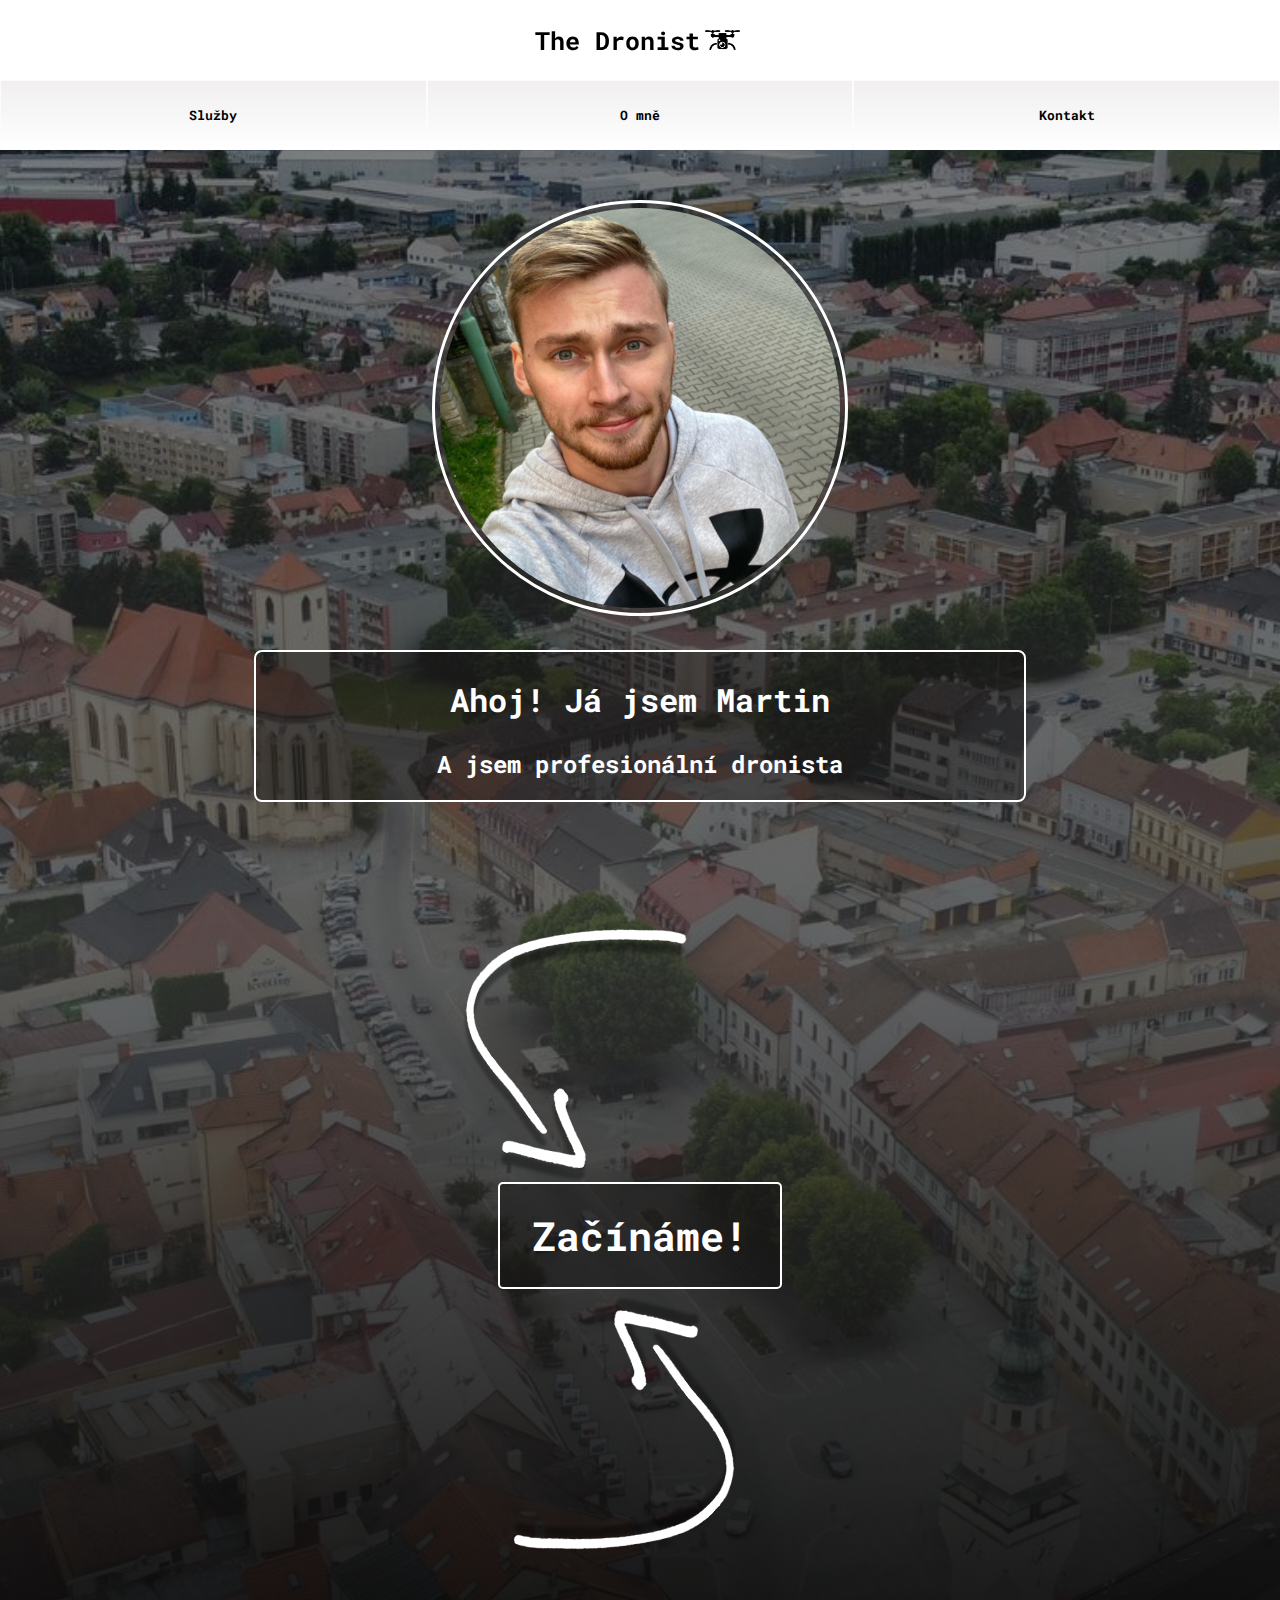
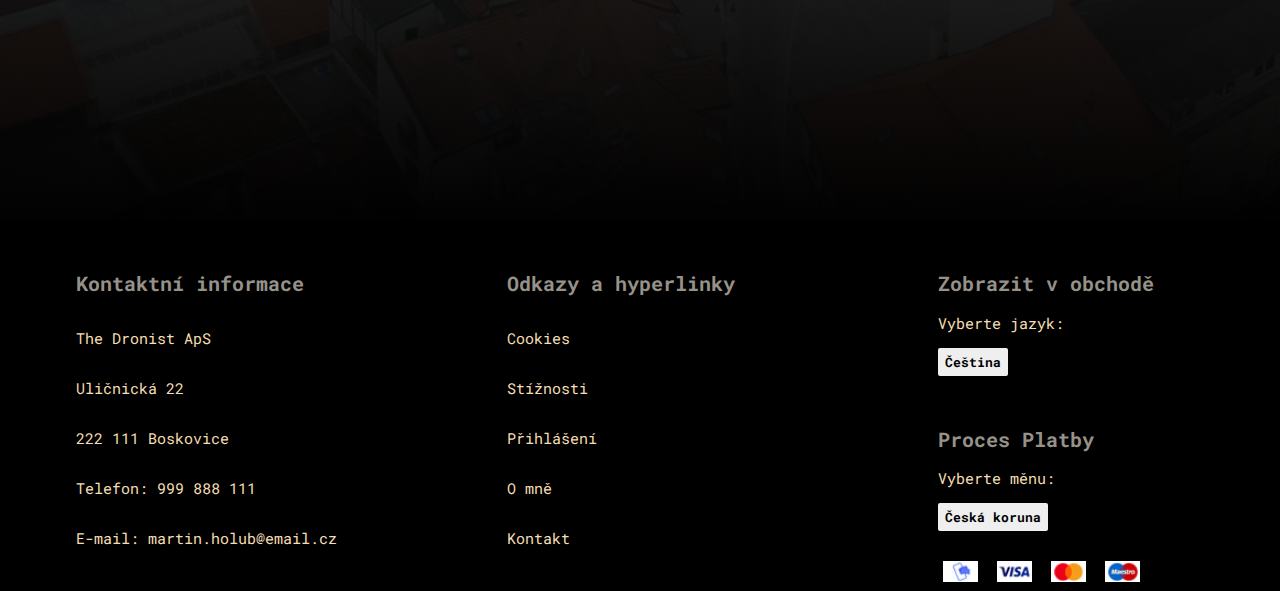
<file: index.html>
<!DOCTYPE html>
<html lang="en">
  <head>
    <link rel="stylesheet" href="style.css" />
    <meta charset="UTF-8" />
    <meta http-equiv="X-UA-Compatible" content="IE=edge" />
    <meta name="viewport" content="width=device-width, initial-scale=1.0" />
    <title>Dronist</title>
    <link rel="preconnect" href="https://fonts.googleapis.com" />
    <link rel="preconnect" href="https://fonts.gstatic.com" crossorigin />
    <link
      href="https://fonts.googleapis.com/css2?family=Roboto+Mono:wght@100;400;700&display=swap"
      rel="stylesheet"
    />
    <link rel="preconnect" href="https://fonts.googleapis.com" />
    <link rel="preconnect" href="https://fonts.gstatic.com" crossorigin />
    <link
      href="https://fonts.googleapis.com/css2?family=Dancing+Script:wght@700&display=swap"
      rel="stylesheet"
    />
  </head>
  <body>
    <header class="main-head">
      <a href="index.html"
        ><div class="mid-seg">
          <p class="logo-text">The<span>1</span>Dronist</p>
          <img src="Images/logo.png" alt="drone logo" /></div
      ></a>
    </header>
    <div class="buttons-ham">
      <a href="services.html"><button class="h-bu">Služby</button></a>
      <a href="aboutme.html"><button class="h-bu">O mně</button></a>
      <a href="contact.html"><button class="h-bu">Kontakt</button></a>
    </div>
    <img class="prof-pic" src="Images/profile-pic.jpg" alt="profile-pic" />
    <div class="cv">
      <h1>Ahoj! Já jsem Martin</h1>
      <h2>A jsem profesionální dronista</h2>
    </div>
    <img
      class="background-pic"
      src="Images/background.jpg
      "
    />
    <div class="beginning">
      <a href="services.html"><button class="but-beg">Začínáme!</button></a>
    </div>
    <img class="arrow-" src="Images/arrow.png" />
    <img class="arrow-2" src="Images/arrow.png" />
    <div class="end-titles">
      <div class="l-titles">
        <h2 class="tit-end-l">Kontaktní informace</h2>
        <p class="p-tit">The Dronist ApS</p>
        <p class="p-tit">Uličnická 22</p>
        <p class="p-tit">222 111 Boskovice</p>
        <p class="p-tit">Telefon: 999 888 111</p>
        <p class="p-tit">E-mail: martin.holub@email.cz</p>
      </div>
      <div class="l-titles">
        <h2 class="tit-end-l">Odkazy a hyperlinky</h2>
        <p class="p-tit">Cookies</p>
        <p class="p-tit">Stížnosti</p>
        <p class="p-tit">Přihlášení</p>
        <p class="p-tit">O mně</p>
        <p class="p-tit">Kontakt</p>
      </div>
      <div class="r-titles">
        <div class="show-tit">
          <h2 class="tit-end-l">Zobrazit v obchodě</h2>
          <p class="p-tit">Vyberte jazyk:</p>
          <button>Čeština</button>
          <h2 class="tit-end-l">Proces Platby</h2>
          <p class="p-tit">Vyberte měnu:</p>
          <button>Česká koruna</button>
        </div>
        <div class="soc-tit"></div>
        <div class="payment">
          <img class="img-pay" src="Images/pay1.avif" />
          <img class="img-pay" src="Images/pay2.avif" />
          <img class="img-pay" src="Images/pay3.avif" />
          <img class="img-pay" src="Images/pay4.avif" />
        </div>
      </div>
    </div>
  </body>
</html>
</file>
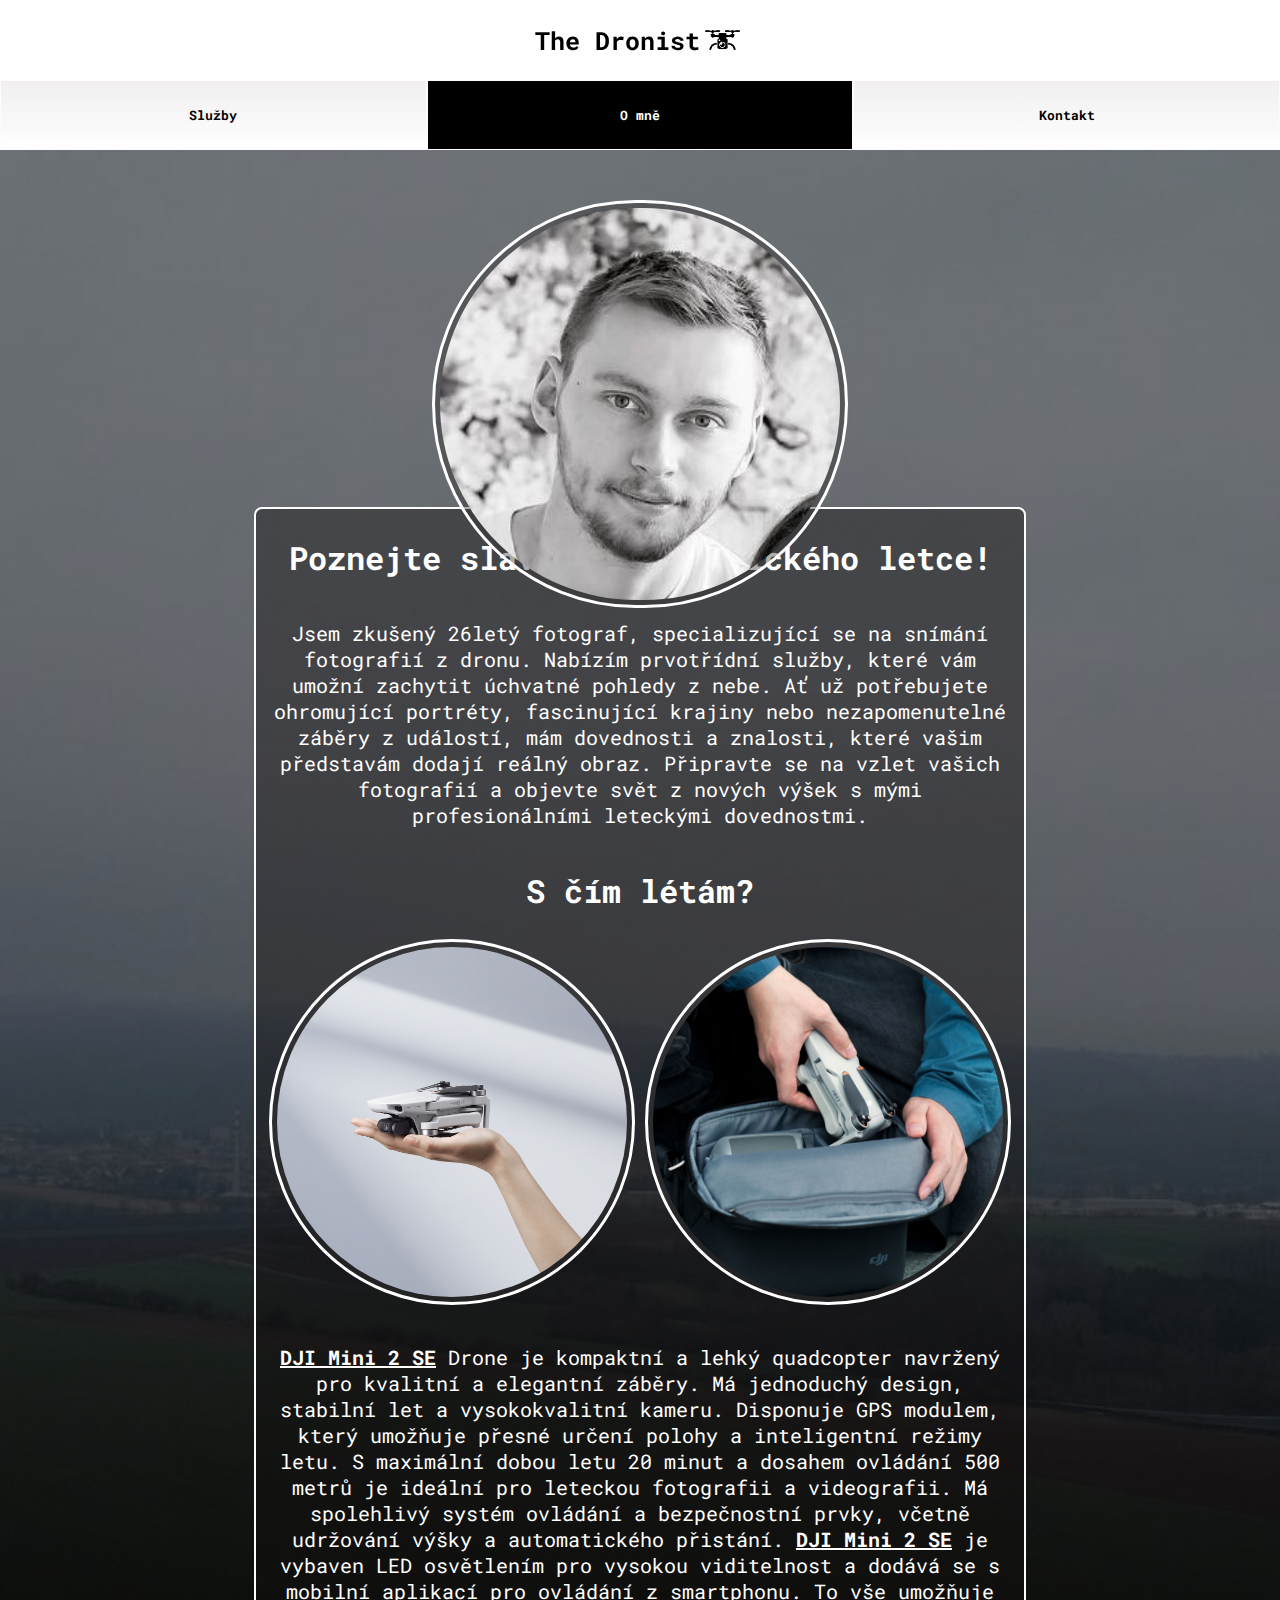
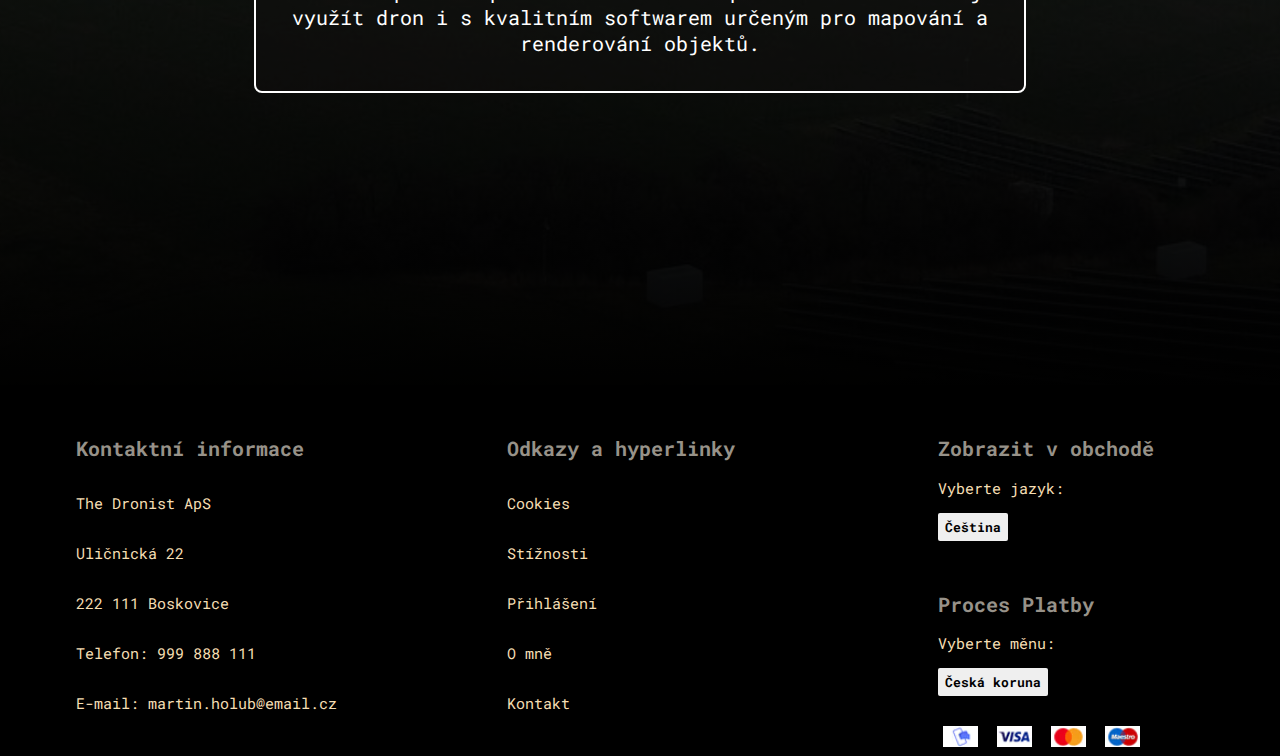
<file: aboutme.html>
<!DOCTYPE html>
<html lang="en">
  <head>
    <link rel="stylesheet" href="style.css" />
    <meta charset="UTF-8" />
    <meta http-equiv="X-UA-Compatible" content="IE=edge" />
    <meta name="viewport" content="width=device-width, initial-scale=1.0" />
    <title>Dronist</title>
    <link rel="preconnect" href="https://fonts.googleapis.com" />
    <link rel="preconnect" href="https://fonts.gstatic.com" crossorigin />
    <link
      href="https://fonts.googleapis.com/css2?family=Roboto+Mono:wght@100;400;700&display=swap"
      rel="stylesheet"
    />
    <link rel="preconnect" href="https://fonts.googleapis.com" />
    <link rel="preconnect" href="https://fonts.gstatic.com" crossorigin />
    <link
      href="https://fonts.googleapis.com/css2?family=Dancing+Script:wght@700&display=swap"
      rel="stylesheet"
    />
  </head>
  <body>
    <header class="main-head">
      <a href="index.html"
        ><div class="mid-seg">
          <p class="logo-text">The<span>1</span>Dronist</p>
          <img src="Images/logo.png" alt="drone logo" /></div
      ></a>
    </header>
    <div class="buttons-ham">
      <a href="services.html"><button class="h-bu">Služby</button></a>
      <a href="aboutme.html"><button class="h-bus">O mně</button></a>
      <a href="contact.html"><button class="h-bu">Kontakt</button></a>
    </div>
    <img class="prof-pic" src="Images/profile-pic-2.jpg" alt="profile-pic" />

    <img class="background-pic3" src="Images/illu-2.jpg" />
    <div class="beginning3">
      <div class="cv3">
        <h1>Poznejte slavného boskovického letce!</h1>
        <p class="rs">
          Jsem zkušený 26letý fotograf, specializující se na snímání fotografií
          z dronu. Nabízím prvotřídní služby, které vám umožní zachytit úchvatné
          pohledy z nebe. Ať už potřebujete ohromující portréty, fascinující
          krajiny nebo nezapomenutelné záběry z událostí, mám dovednosti a
          znalosti, které vašim představám dodají reálný obraz. Připravte se na
          vzlet vašich fotografií a objevte svět z nových výšek s mými
          profesionálními leteckými dovednostmi.
        </p>
        <h1>S čím létám?</h1>
        <img class="pic-drone" src="Images/jedna.jpg" />
        <img class="pic-drone" src="Images/dva.jpg" />
        <p class="rs">
          <span class="bold">DJI Mini 2 SE</span> Drone je kompaktní a lehký
          quadcopter navržený pro kvalitní a elegantní záběry. Má jednoduchý
          design, stabilní let a vysokokvalitní kameru. Disponuje GPS modulem,
          který umožňuje přesné určení polohy a inteligentní režimy letu. S
          maximální dobou letu 20 minut a dosahem ovládání 500 metrů je ideální
          pro leteckou fotografii a videografii. Má spolehlivý systém ovládání a
          bezpečnostní prvky, včetně udržování výšky a automatického přistání.
          <span class="bold">DJI Mini 2 SE</span> je vybaven LED osvětlením pro
          vysokou viditelnost a dodává se s mobilní aplikací pro ovládání z
          smartphonu. To vše umožňuje využít dron i s kvalitním softwarem
          určeným pro mapování a renderování objektů.
        </p>
      </div>
    </div>

    <div class="end-titles">
      <div class="l-titles">
        <h2 class="tit-end-l">Kontaktní informace</h2>
        <p class="p-tit">The Dronist ApS</p>
        <p class="p-tit">Uličnická 22</p>
        <p class="p-tit">222 111 Boskovice</p>
        <p class="p-tit">Telefon: 999 888 111</p>
        <p class="p-tit">E-mail: martin.holub@email.cz</p>
      </div>
      <div class="l-titles">
        <h2 class="tit-end-l">Odkazy a hyperlinky</h2>
        <p class="p-tit">Cookies</p>
        <p class="p-tit">Stížnosti</p>
        <p class="p-tit">Přihlášení</p>
        <p class="p-tit">O mně</p>
        <p class="p-tit">Kontakt</p>
      </div>
      <div class="r-titles">
        <div class="show-tit">
          <h2 class="tit-end-l">Zobrazit v obchodě</h2>
          <p class="p-tit">Vyberte jazyk:</p>
          <button>Čeština</button>
          <h2 class="tit-end-l">Proces Platby</h2>
          <p class="p-tit">Vyberte měnu:</p>
          <button>Česká koruna</button>
        </div>
        <div class="soc-tit"></div>
        <div class="payment">
          <img class="img-pay" src="Images/pay1.avif" />
          <img class="img-pay" src="Images/pay2.avif" />
          <img class="img-pay" src="Images/pay3.avif" />
          <img class="img-pay" src="Images/pay4.avif" />
        </div>
      </div>
    </div>
  </body>
</html>
</file>
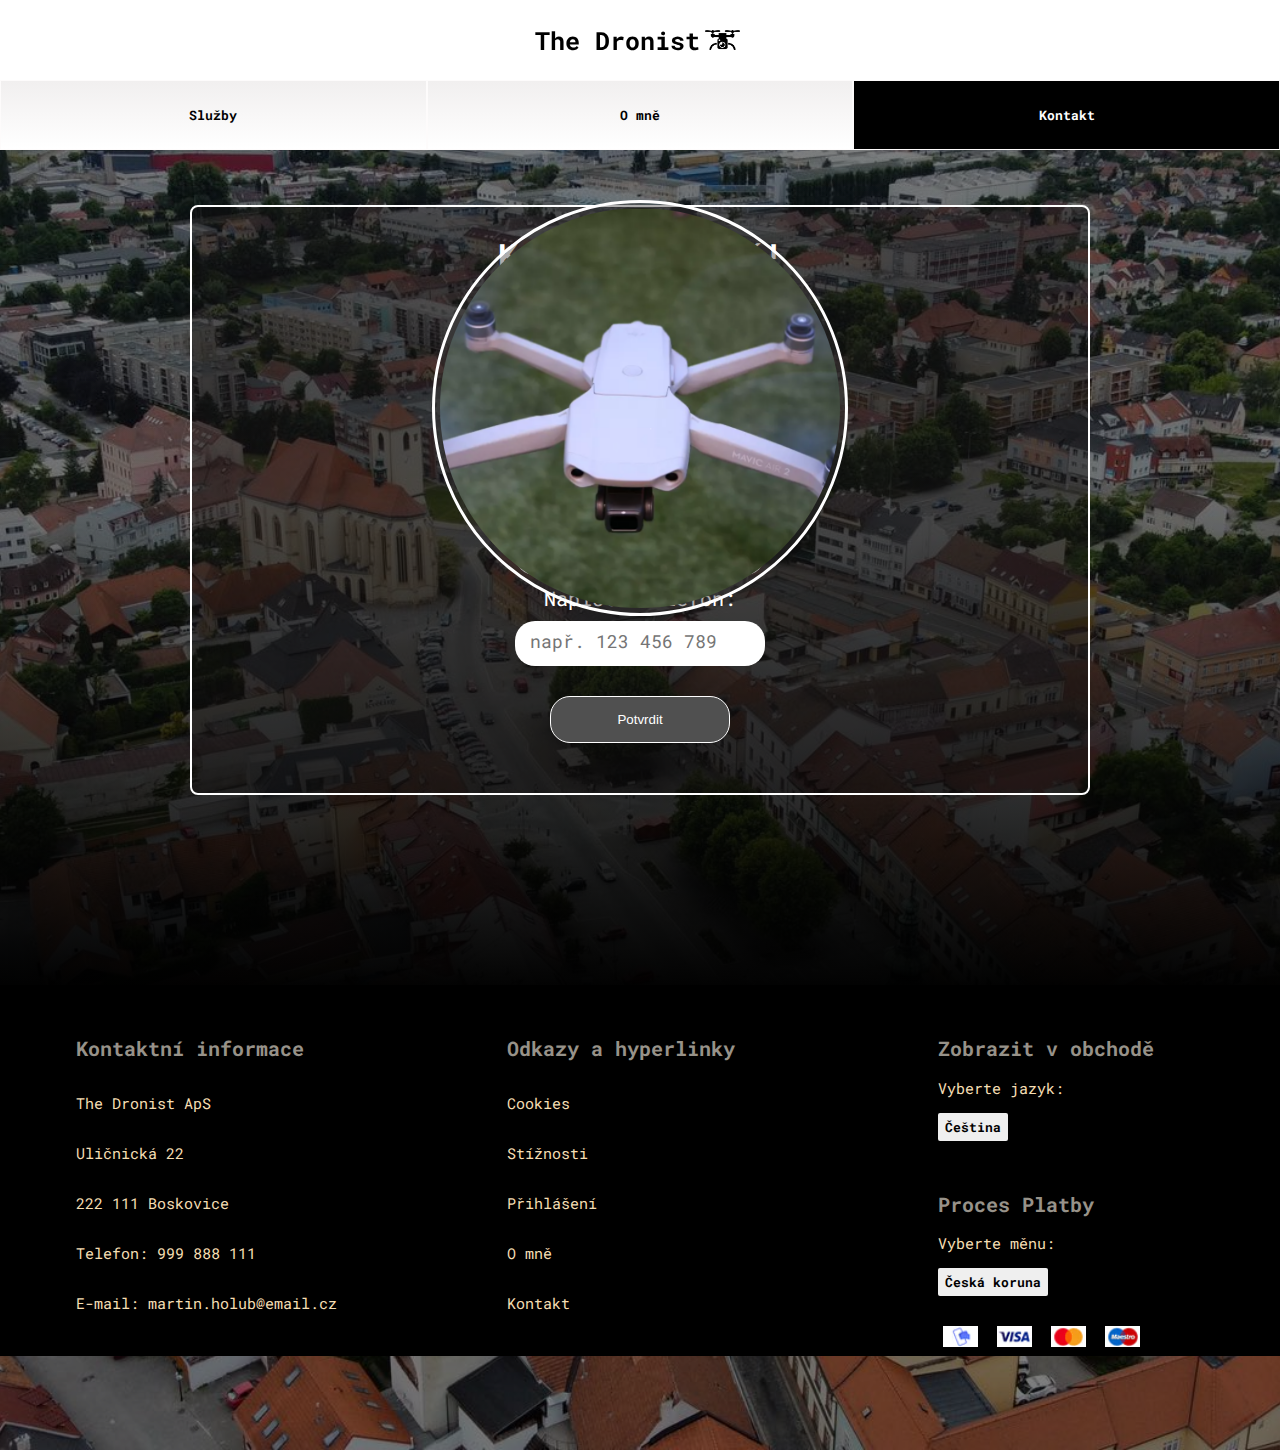
<file: contact.html>
<!DOCTYPE html>
<html lang="en">
  <head>
    <link rel="stylesheet" href="style.css" />
    <meta charset="UTF-8" />
    <meta http-equiv="X-UA-Compatible" content="IE=edge" />
    <meta name="viewport" content="width=device-width, initial-scale=1.0" />
    <title>Martin Holub</title>
    <link rel="preconnect" href="https://fonts.googleapis.com" />
    <link rel="preconnect" href="https://fonts.gstatic.com" crossorigin />
    <link
      href="https://fonts.googleapis.com/css2?family=Roboto+Mono:wght@100;400;700&display=swap"
      rel="stylesheet"
    />
    <link rel="preconnect" href="https://fonts.googleapis.com" />
    <link rel="preconnect" href="https://fonts.gstatic.com" crossorigin />
    <link
      href="https://fonts.googleapis.com/css2?family=Dancing+Script:wght@700&display=swap"
      rel="stylesheet"
    />
  </head>
  <body>
    <header class="main-head">
      <a href="index.html"
        ><div class="mid-seg">
          <p class="logo-text">The<span>1</span>Dronist</p>
          <img src="Images/logo.png" alt="drone logo" /></div
      ></a>
    </header>
    <div class="buttons-ham">
      <a href="services.html"><button class="h-bu">Služby</button></a>
      <a href="aboutme.html"><button class="h-bu">O mně</button></a>
      <a href="contact.html"><button class="h-bus">Kontakt</button></a>
    </div>
    <img class="prof-picd" src="Images/drone3.png" alt="profile-pic" />

    <img class="background-pic4" src="Images/background.jpg" />
    <div class="beginning4">
      <div class="cv4">
        <h1>Kontaktujte mě!</h1>
        <p class="rsa">Napište jméno:</p>
        <input class="input-but" type="email" placeholder="" />
        <p class="rsa">Napište příjmení:</p>
        <input class="input-but" type="email" placeholder="" />
        <p class="rsa">Napište e-mail:</p>
        <input class="input-but" type="email" placeholder="xyz@email.cz" />
        <p class="rsa">Napište telefon:</p>
        <input class="input-but" type="email" placeholder="např. 123 456 789" />

        <a href="contact.html"
          ><input class="submity" type="submit" value="Potvrdit"
        /></a>
      </div>
    </div>

    <div class="end-titles">
      <div class="l-titles">
        <h2 class="tit-end-l">Kontaktní informace</h2>
        <p class="p-tit">The Dronist ApS</p>
        <p class="p-tit">Uličnická 22</p>
        <p class="p-tit">222 111 Boskovice</p>
        <p class="p-tit">Telefon: 999 888 111</p>
        <p class="p-tit">E-mail: martin.holub@email.cz</p>
      </div>
      <div class="l-titles">
        <h2 class="tit-end-l">Odkazy a hyperlinky</h2>
        <p class="p-tit">Cookies</p>
        <p class="p-tit">Stížnosti</p>
        <p class="p-tit">Přihlášení</p>
        <p class="p-tit">O mně</p>
        <p class="p-tit">Kontakt</p>
      </div>
      <div class="r-titles">
        <div class="show-tit">
          <h2 class="tit-end-l">Zobrazit v obchodě</h2>
          <p class="p-tit">Vyberte jazyk:</p>
          <button>Čeština</button>
          <h2 class="tit-end-l">Proces Platby</h2>
          <p class="p-tit">Vyberte měnu:</p>
          <button>Česká koruna</button>
        </div>
        <div class="soc-tit"></div>
        <div class="payment">
          <img class="img-pay" src="Images/pay1.avif" />
          <img class="img-pay" src="Images/pay2.avif" />
          <img class="img-pay" src="Images/pay3.avif" />
          <img class="img-pay" src="Images/pay4.avif" />
        </div>
      </div>
    </div>
  </body>
</html>
</file>
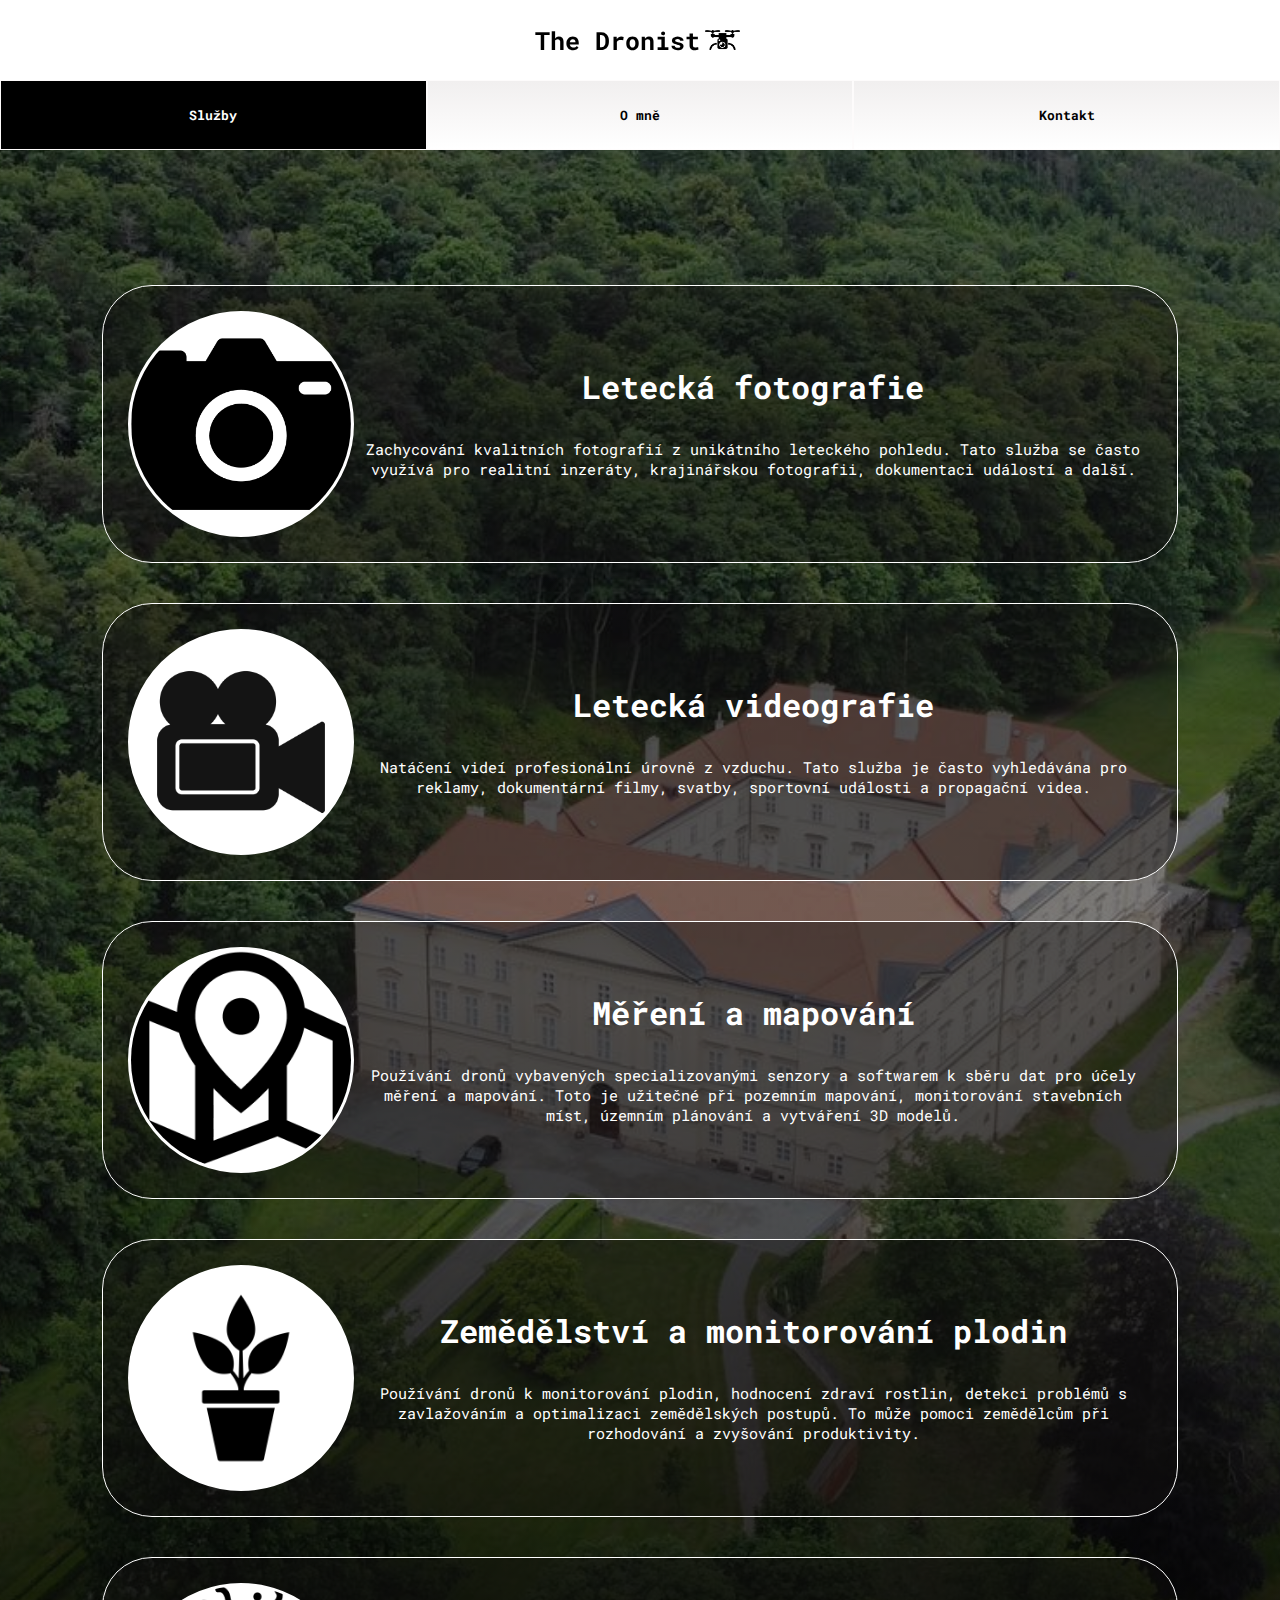
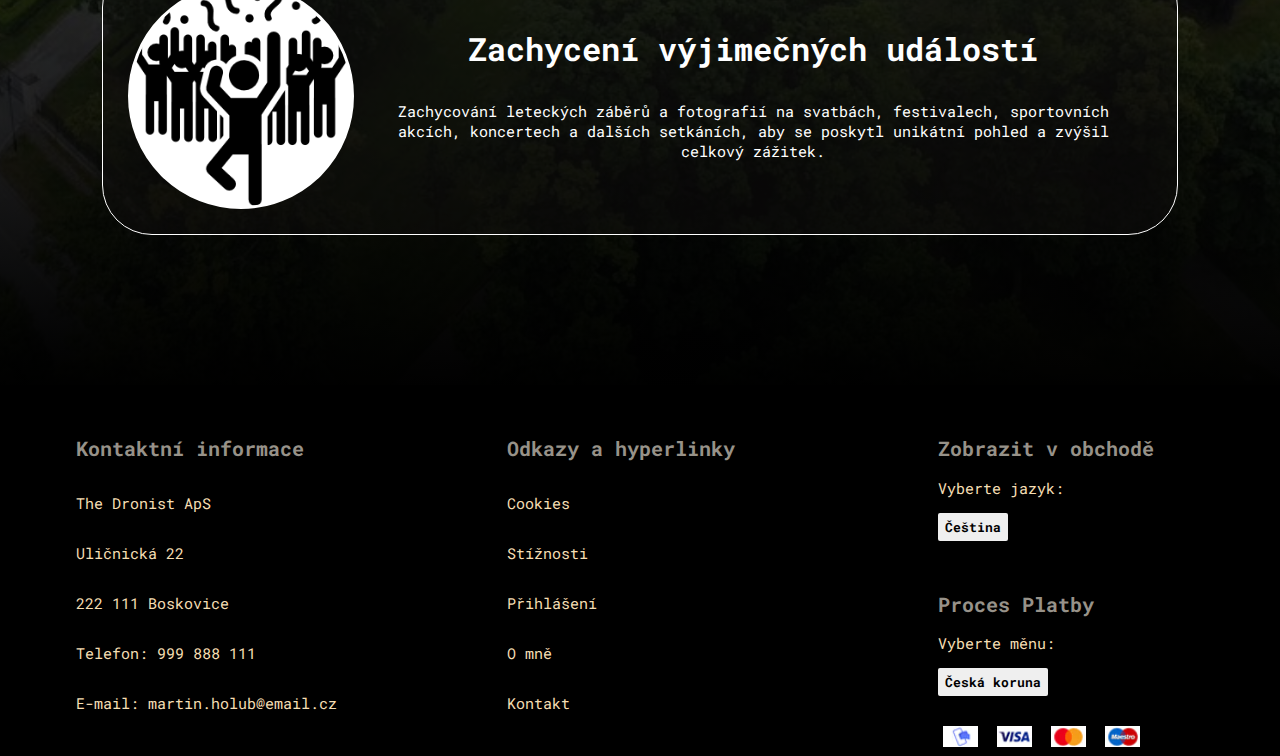
<file: services.html>
<!DOCTYPE html>
<html lang="en">
  <head>
    <link rel="stylesheet" href="style.css" />
    <meta charset="UTF-8" />
    <meta http-equiv="X-UA-Compatible" content="IE=edge" />
    <meta name="viewport" content="width=device-width, initial-scale=1.0" />
    <title>The Dronist</title>
    <link rel="preconnect" href="https://fonts.googleapis.com" />
    <link rel="preconnect" href="https://fonts.gstatic.com" crossorigin />
    <link
      href="https://fonts.googleapis.com/css2?family=Roboto+Mono:wght@100;400;700&display=swap"
      rel="stylesheet"
    />
    <link rel="preconnect" href="https://fonts.googleapis.com" />
    <link rel="preconnect" href="https://fonts.gstatic.com" crossorigin />
    <link
      href="https://fonts.googleapis.com/css2?family=Dancing+Script:wght@700&display=swap"
      rel="stylesheet"
    />
  </head>
  <body>
    <header class="main-head">
      <a href="index.html"
        ><div class="mid-seg">
          <p class="logo-text">The<span>1</span>Dronist</p>
          <img src="Images/logo.png" alt="drone logo" /></div
      ></a>
    </header>
    <div class="buttons-ham">
      <a href="services.html"><button class="h-bus">Služby</button></a>
      <a href="aboutme.html"><button class="h-bu">O mně</button></a>
      <a href="contact.html"><button class="h-bu">Kontakt</button></a>
    </div>
    <img class="background-pic3" src="Images/illu.jpg" />
    <div class="beginning3">
      <div class="services">
        <div class="es">
          <img class="service-img" src="Images/photo.png" />
          <div class="text-services">
            <h1 class="h1s">Letecká fotografie</h1>
            <p class="pss">
              Zachycování kvalitních fotografií z unikátního leteckého pohledu.
              Tato služba se často využívá pro realitní inzeráty, krajinářskou
              fotografii, dokumentaci událostí a další.
            </p>
          </div>
        </div>
        <div class="es">
          <img class="service-img" src="Images/video.jpg" />
          <div class="text-services">
            <h1 class="h1s">Letecká videografie</h1>
            <p class="pss">
              Natáčení videí profesionální úrovně z vzduchu. Tato služba je
              často vyhledávána pro reklamy, dokumentární filmy, svatby,
              sportovní události a propagační videa.
            </p>
          </div>
        </div>
        <div class="es">
          <img class="service-img" src="Images/map-location_1.png" />
          <div class="text-services">
            <h1 class="h1s">Měření a mapování</h1>
            <p class="pss">
              Používání dronů vybavených specializovanými senzory a softwarem k
              sběru dat pro účely měření a mapování. Toto je užitečné při
              pozemním mapování, monitorování stavebních míst, územním plánování
              a vytváření 3D modelů.
            </p>
          </div>
        </div>
        <div class="es">
          <img class="service-img" src="Images/plant.jpg" />
          <div class="text-services">
            <h1 class="h1s">Zemědělství a monitorování plodin</h1>
            <p class="pss">
              Používání dronů k monitorování plodin, hodnocení zdraví rostlin,
              detekci problémů s zavlažováním a optimalizaci zemědělských
              postupů. To může pomoci zemědělcům při rozhodování a zvyšování
              produktivity.
            </p>
          </div>
        </div>
        <div class="es">
          <img class="service-img" src="Images/event.jpg" />
          <div class="text-services">
            <h1 class="h1s">Zachycení výjimečných událostí</h1>
            <p class="pss">
              Zachycování leteckých záběrů a fotografií na svatbách,
              festivalech, sportovních akcích, koncertech a dalších setkáních,
              aby se poskytl unikátní pohled a zvýšil celkový zážitek.
            </p>
          </div>
        </div>
      </div>
    </div>
    <div class="end-titles">
      <div class="l-titles">
        <h2 class="tit-end-l">Kontaktní informace</h2>
        <p class="p-tit">The Dronist ApS</p>
        <p class="p-tit">Uličnická 22</p>
        <p class="p-tit">222 111 Boskovice</p>
        <p class="p-tit">Telefon: 999 888 111</p>
        <p class="p-tit">E-mail: martin.holub@email.cz</p>
      </div>
      <div class="l-titles">
        <h2 class="tit-end-l">Odkazy a hyperlinky</h2>
        <p class="p-tit">Cookies</p>
        <p class="p-tit">Stížnosti</p>
        <p class="p-tit">Přihlášení</p>
        <p class="p-tit">O mně</p>
        <p class="p-tit">Kontakt</p>
      </div>
      <div class="r-titles">
        <div class="show-tit">
          <h2 class="tit-end-l">Zobrazit v obchodě</h2>
          <p class="p-tit">Vyberte jazyk:</p>
          <button>Čeština</button>
          <h2 class="tit-end-l">Proces Platby</h2>
          <p class="p-tit">Vyberte měnu:</p>
          <button>Česká koruna</button>
        </div>
        <div class="soc-tit"></div>
        <div class="payment">
          <img class="img-pay" src="Images/pay1.avif" />
          <img class="img-pay" src="Images/pay2.avif" />
          <img class="img-pay" src="Images/pay3.avif" />
          <img class="img-pay" src="Images/pay4.avif" />
        </div>
      </div>
    </div>
  </body>
</html>
</file>
<file: style.css>
body {
    margin: 0px;
    padding: 0px;
    height: max-content;
    position: relative;
    align-items: center;
    justify-content: baseline;
    display: flex;
    flex-direction: column;
    width: 100%;
    background-color: black;
}

a:link { text-decoration: none; }
a:visited { text-decoration: none; }
a:hover { text-decoration: none; }
a:active { text-decoration: none; }

p {
    font-size: 16px;
    font-family: 'Roboto Mono', monospace;
}
.main-head {
    display: flex;
    flex-direction: row;
    align-items: center;
    background-color: rgb(255, 255, 255);
    margin-top: 0px;
    height: 80px;
    justify-content: center;
    position: fixed;
    width: 100%;
    z-index: 1000;
    border-bottom: none;
    box-shadow: 0px 0px 8px 1px lightgray;
}

.left-seg {
    margin: 40px;
    padding: 10px;
}
.mid-seg {
    margin: 0px;
    padding: 0px;
    text-decoration: none;
}
.rig-seg {
    margin: 40px;
    padding: 10px;
    display: flex;
}
main {
    margin-top: 10px;
    height: 100%;
    background-color: rgb(255, 255, 255);
    align-items: center;
    justify-items: center;
    position: relative;
    z-index: 50;
    width: 100%;
    display: grid;
    grid-template-columns: 1fr 1fr;
}
@media (max-width: 800px) {
    main {
        width: 100%;
    }
    .h-butt {
        display: none;
    }
    .mid-seg {
        padding: 50px;
    }
    .background-pic {
        width: 100%;
    }
}
.h-butt { 
    padding: 10px 12px 10px 12px;
    margin: 10px;
    border: none;
    border-radius: 10px;
    font-size: 15px;
    font-weight: 700;
    background-color: white;
    box-shadow: inset 1px 1px 15px 1px rgb(233, 230, 230);
}
.buttons-ham {
    width: 100%;
    position: fixed;
    display: grid;
    grid-template-columns: 1fr 1fr 1fr;
    flex-direction: row;
    margin-top: 80px;
    z-index: 15000;
}
.mid-seg {
    font-family: 'Dancing Script', cursive;
    font-size: 35px;
    font-weight: bold;
    display: flex;
}
img {
    object-fit: contain;
    padding: 5px;
    width: 35px;
}
.logo-text {
    font-size: 25px;
}

a {
    text-decoration: none;
    color: black;
}
.hamburger {
    display: flex;
    flex-direction: column;
    margin-left: 35px;
    rotate: 0deg;
}
.h-bu {
    padding: 25px;
    margin: 0px;
    border-radius: 0px;
    border: solid rgb(253, 251, 251) 1px;
    background-color: rgb(241, 241, 241);
    background-image: linear-gradient(rgb(241, 239, 239), white);
    cursor: pointer;
    width: 100%;
}
.h-bus {
    padding: 25px;
    margin: 0px;
    border-radius: 0px;
    border: solid rgb(253, 251, 251) 1px;
    background-color: rgb(0, 0, 0);
    color: white;
    cursor: pointer;
    width: 100%;
}
.strip {
    background-color: black;
    height: 2px;
    width: 30px;
    margin: 5px 0px 5px 0px;
}
span {
    color: white;
}
.menu-butt {
    border: none;
    background-color: white;
    cursor: pointer;
}
.background-pic {
    justify-items: center;
    align-items: center;
    z-index: 50;
    width: 100%;
    height: 2000px;
    margin: 50px;
    padding: 0px;
    object-fit: cover;
    filter: blur(0px) brightness(0.5);
    position: absolute;
}
.background-pic2 {
    justify-items: center;
    align-items: center;
    z-index: 50;
    width: 100%;
    height: 2000px;
    margin: 50px;
    padding: 0px;
    object-fit: cover;
    filter: blur(0px) brightness(0.5);
    position: absolute;
}
@media (max-width: 850px) {
    .background-pic2 {
        height: 3250px;
    }
}
.background-pic3 {
    justify-items: center;
    align-items: center;
    z-index: 50;
    width: 100%;
    height: 2000px;
    margin: 50px;
    padding: 0px;
    object-fit: cover;
    filter: blur(0px) brightness(0.5);
    position: absolute;
}
@media (max-width: 850px) {
    .background-pic3 {
        height: 4200px;
    }
}
.background-pic4 {
    justify-items: center;
    align-items: center;
    z-index: 50;
    width: 100%;
    height: 1400px;
    margin: 50px;
    padding: 0px;
    object-fit: cover;
    filter: blur(0px) brightness(0.5);
    position: absolute;
}
@media (max-width: 850px) {
    .background-pic4 {
        height: 2200px;
    }
}
.bold {
    font-size: 20px;
    font-weight: 700;
    text-decoration: underline;
}
.but-beg {
    border: solid 2px;
    background-color: rgb(17, 14, 14, 0.4);
    font-family: 'Roboto Mono', monospace;
    font-size: 40px;
    padding: 25px 32px 25px 32px;
    color: white;
    justify-self: center;
    align-self: center;
    border-radius: 5px;
    margin-top: 550px;
    transition: 0.5s;
    transform: scale(1);
}
.but-beg:hover {
    transition: 0.5s;
    transform: scale(1.15);
    color: black;
    background-color: white;
    border: none;
    cursor: pointer;
}
.but-beg:active {
    transition: 0.5s;
    transform: scale(1.3);
    color: black;
    background-color: black;
    border: none;
    cursor: pointer;
}
.beginning {
    justify-content: center;
    align-items: center;
    display: flex;
    flex-direction: column;
    background-image: linear-gradient(rgba(255, 255, 255, 0), rgb(82, 82, 82, 0.5), rgb(0, 0, 0, 1));
    height: 1750px;
    padding: 0px;
    margin-top: 85px;
    width: 100%;
    z-index: 60;
    margin-bottom: -15px;}

.beginning2 {
    justify-content: center;
    align-items: center;
    display: flex;
    flex-direction: column;
    background-image: linear-gradient(rgba(255, 255, 255, 0), rgb(82, 82, 82, 0.5), rgb(0, 0, 0, 1));
    height: 2250px;
    padding: 0px;
    margin-top: 85px;
    width: 100%;
    z-index: 60;
    margin-bottom: -15px;
}

@media (max-width: 850px) {
    .beginning2 {
        height: 3750px;
    }
}
.beginning3 {
    justify-content: center;
    align-items: center;
    display: flex;
    flex-direction: column;
    background-image: linear-gradient(rgba(255, 255, 255, 0), rgb(82, 82, 82, 0.1), rgb(0, 0, 0, 1));
    height: 2000px;
    padding: 0px;
    margin-top: 0px;
    width: 100%;
    z-index: 60;
    margin-bottom: -15px;
}

@media (max-width: 1150px) {
    .beginning3 {
        height: 3700px;
    }
}
.beginning4 {
    justify-content: center;
    align-items: center;
    display: flex;
    flex-direction: column;
    background-image: linear-gradient(rgba(255, 255, 255, 0), rgb(82, 82, 82, 0.1), rgb(0, 0, 0, 1));
    height: 1000px;
    padding: 0px;
    margin-top: 0px;
    width: 100%;
    z-index: 60;
    margin-bottom: -15px;
}

@media (max-width: 1150px) {
    .beginning4 {
        height: 1700px;
    }
}
.arrow- {
    position: absolute;
    z-index: 80;
    margin-top: 880px;
    margin-right: 130px;
    width: 220px;
    rotate: 45deg;
}
.arrow-2 {
    position: absolute;
    z-index: 80;
    margin-top: 1300px;
    margin-right: 30px;
    width: 220px;
    rotate: 225deg;
    padding: 0px;
}
.prof-pic {
    position: absolute;
    z-index: 110;
    width: 400px;
    margin-top: 200px;
    border-radius: 250px;
    border-color: white;
    border-style: solid;
    border-width: 3px;
    background-color: rgba(53, 49, 49, 0.4);
}
@media (max-width: 800px) {
    .prof-pic {
        width: 300px;
    }
}
.prof-picd {
    position: absolute;
    z-index: 110;
    width: 400px;
    height: 400px;
    margin-top: 200px;
    border-radius: 550px;
    object-fit: cover;
    border-color: white;
    border-style: solid;
    border-width: 3px;
    background-color: rgba(53, 49, 49, 0.4);
}
@media (max-width: 800px) {
    .prof-picd {
        width: 260px;
        height: 260px;
    }
}
.pic-drone {
    position: relative;
    z-index: 120;
    width: 350px;
    height: 350px;
    margin-top: 10px;
    margin: 0px;
    border-radius: 350px;
    border-color: white;
    border-style: solid;
    object-fit: cover;
    border-width: 3px;
    background-color: rgba(53, 49, 49, 0.4);
}
@media (max-width: 800px) {
    .pic-drone {
        width: 240px;
        height: 240px;
    }
}
.cv {
    position: absolute;
    z-index: 110;
    width: 60%;
    text-align: center;
    margin-top: 650px;
    border-radius: 8px;
    border-color: white;
    border-style: solid;
    border-width: 2px;
    background-color: rgb(17, 14, 14, 0.4);
    font-family: 'Roboto Mono', monospace;
    color: white;
}
@media (max-width: 800px) {
    .cv {
        width: 82%;
    }
}

.cv3 {
    position: absolute;
    z-index: 110;
    width: 60%;
    text-align: center;
    margin-top: 200px;
    border-radius: 8px;
    border-color: white;
    border-style: solid;
    border-width: 2px;
    background-color: rgb(17, 14, 14, 0.4);
    font-family: 'Roboto Mono', monospace;
    color: white;
}
@media (max-width: 800px) {
    .cv3 {
        width: 82%;
        margin-top: 100px;
    }
}
.cv4 {
    position: absolute;
    z-index: 110;
    width: 70%;
    text-align: center;
    margin-top: 0px;
    border-radius: 8px;
    border-color: white;
    border-style: solid;
    border-width: 2px;
    background-color: rgb(17, 14, 14, 0.4);
    font-family: 'Roboto Mono', monospace;
    color: white;
    display: grid;
    flex-direction: column;
}
@media (max-width: 800px) {
    .cv4 {
        width: 84%;
    }
}

.pic-ill {
    display: flex;
    flex-direction: column;
    padding: 0px;
    margin: 0px;
    width: 100%;
}
@media (max-width: 700px) {
    .pic-ill {
        width: 100%;
    }
}
.rightside {
    display: flex;
    flex-direction: column;
    margin: 20px;
    padding: 20px;
    text-align: justify;
    font-size: 25px;
    border: solid rgb(255, 255, 255);
    border-width: 3px;
    background-color: rgba(99, 99, 99, 0.4);
    z-index: 100;
    color: white;
}
.rs {
    font-size: 20px;
    padding: 15px;
    font-family: 'Roboto Mono', monospace;
}
.rsa {
    font-size: 20px;
    padding: 10px;
    margin: 0px;
    font-family: 'Roboto Mono', monospace;
}
.hrs {
    text-align: center;
    font-family: 'Roboto Mono', monospace;
}
.end-titles {
    display: flex;
    flex-direction: row;
    width: 100%;
    height: max-content;
    z-index: 90;
    font-family: 'Roboto Mono', monospace;
    font-size: 15px;
    justify-content: space-around;    
    background-color: rgb(0, 0, 0);
    margin: 0px;
}
@media (max-width: 850px) {
    .end-titles {
        flex-direction: column;
        width: 100%;
        align-items: center;    
    }
}
.tit-end-l {
    font-family: 'Roboto Mono', monospace;
    font-size: 20px;
    margin-right: 50px;
    margin-top: 50px;
    color: rgb(151, 146, 137);
}
.l-titles {
    display: flex;
    flex-direction: column;
    color: wheat;
}
.mid-titles {
    display: flex;
    flex-direction: column;
    color: wheat;
}
.a-tit {
    color: wheat;
    padding: 25px 0px 0px 0px;
    font-size: 15px;
    margin: 0px;
}
.p-tit {
    color: wheat;
    padding: -100px 0px 0px 0px;
    font-size: 15px;
}
.img-pay {
    padding-top: 30px;
    margin: 0px;
    border-radius: 5px;
}
button {
    font-family: 'Roboto Mono', monospace;
    border: none;
    border-radius: 2px;
    padding: 5px 7px 5px 7px;
    font-weight: 700;
}
h1 {
    font-family: 'Roboto Mono', monospace;
    padding: 5px;
}
.service-img {
    background-color: white;
    width: 220px;
    height: 220px;
    margin: 0px;
    border-radius: 150px;
    border-width: 5px;
    border: solid white;
    object-fit: contain;
    padding: 0px;
}
.services {
    display: flex;
    flex-direction: column;
    align-items: center;
    position: absolute;
    width: 80%;
    z-index: 100;
    margin-top: 120px;
}

.es {
    display: flex;
    flex-direction: row;
    justify-content: space-between;
    align-items: center;
    background-color:rgb(17, 14, 14, 0.4);
    width: 100%;
    margin: 20px;
    border-radius: 50px;
    padding: 25px;
    border-width: 1px;
    border-color: white;
    border-style: solid;
}
@media (max-width: 850px) {
    .es {
        flex-direction: column;
    }
}
.pss {
    font-size: 15px;
    font-family: 'Roboto Mono', monospace;
    text-align: center;
    padding: 10px; 
    color: white;
}
.h1s {
    font-family: 'Roboto Mono', monospace;
    text-align: center;
    padding: 0px;
    color: white;
}
.input-but {
    border: none;
    border-radius: 20px;
    padding: 15px;
    width: 220px;
    justify-self: center;
}
.input-but::placeholder {
    font-family: 'Roboto Mono', monospace;
    font-size: 18px;
}

.submity {
    width: max-content;
    justify-self: center;
    border: 1px solid white;
    background-color: rgb(80, 80, 80);
    color: white;
    padding: 15px 35px 15px 35px;
    border-radius: 20px;
    width: 180px;
    margin-top: 30px;
    margin-bottom: 50px;
    cursor: pointer;
}
</file>
